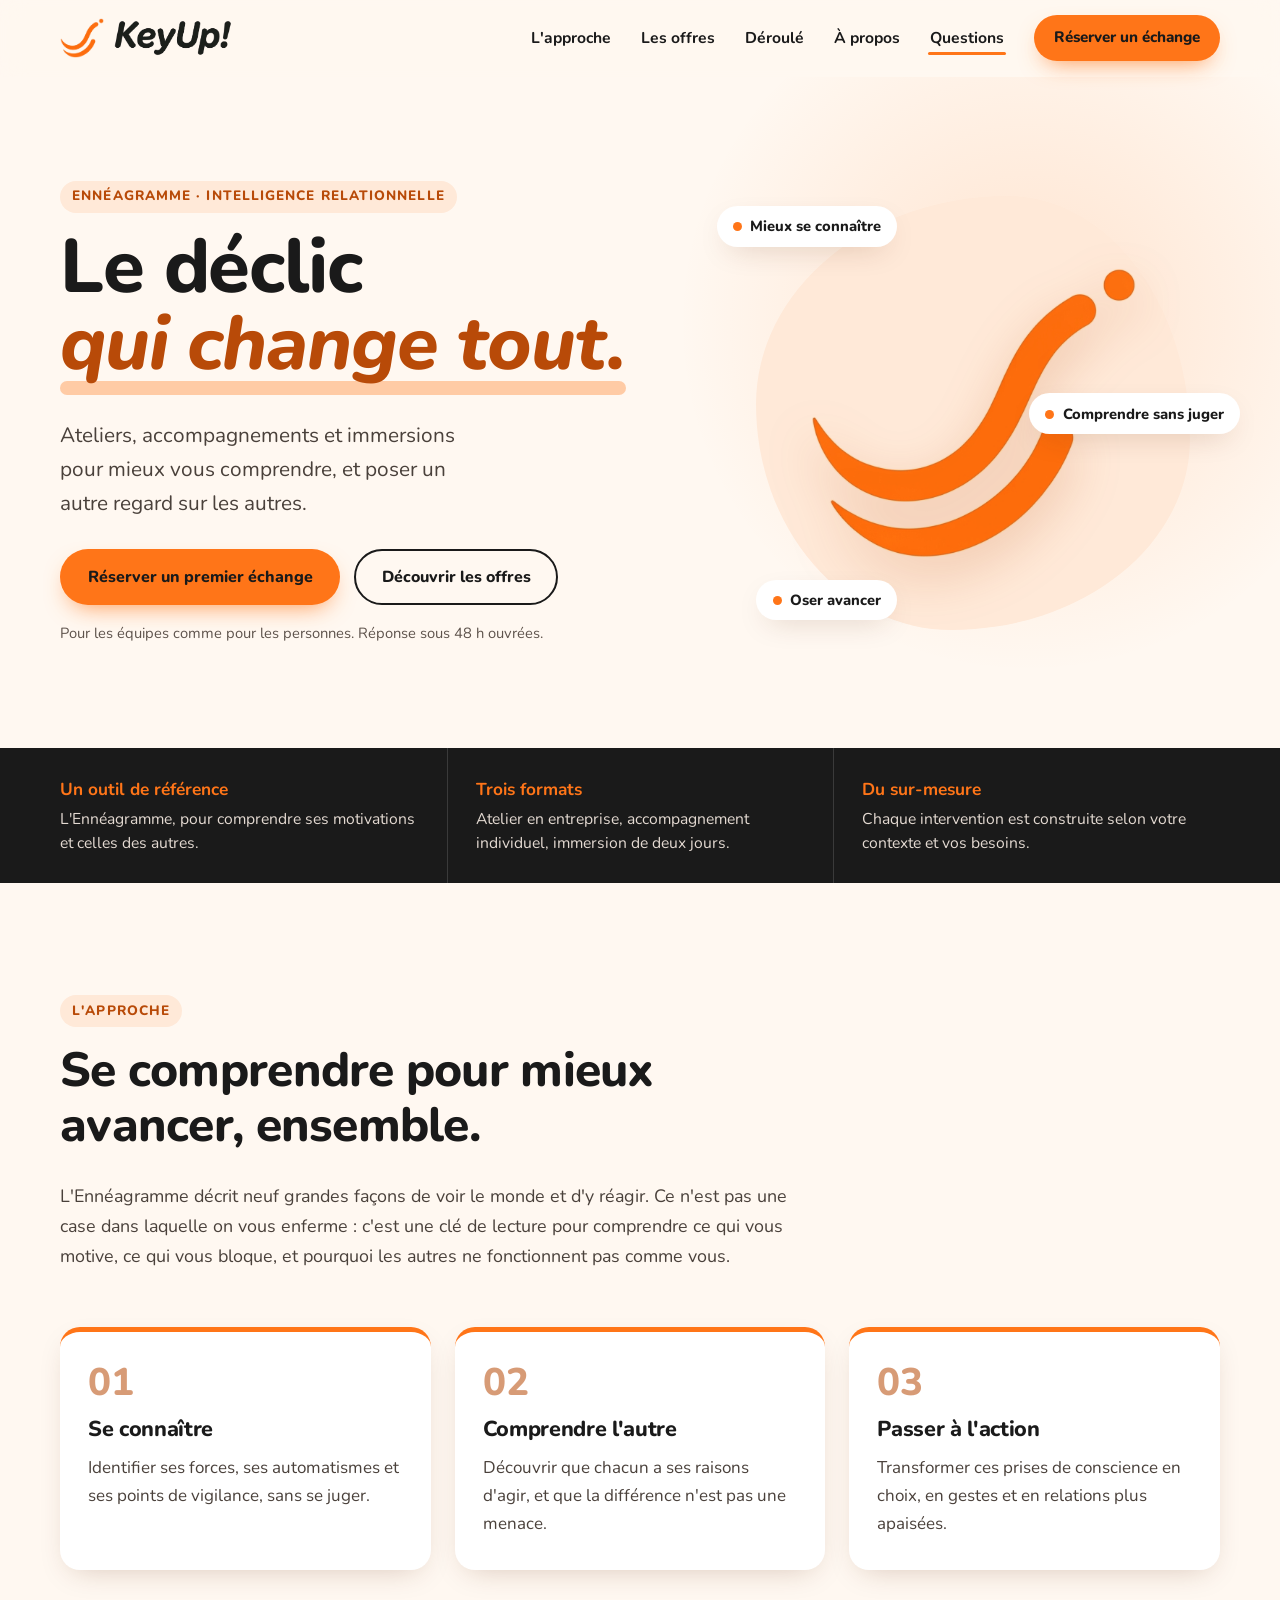
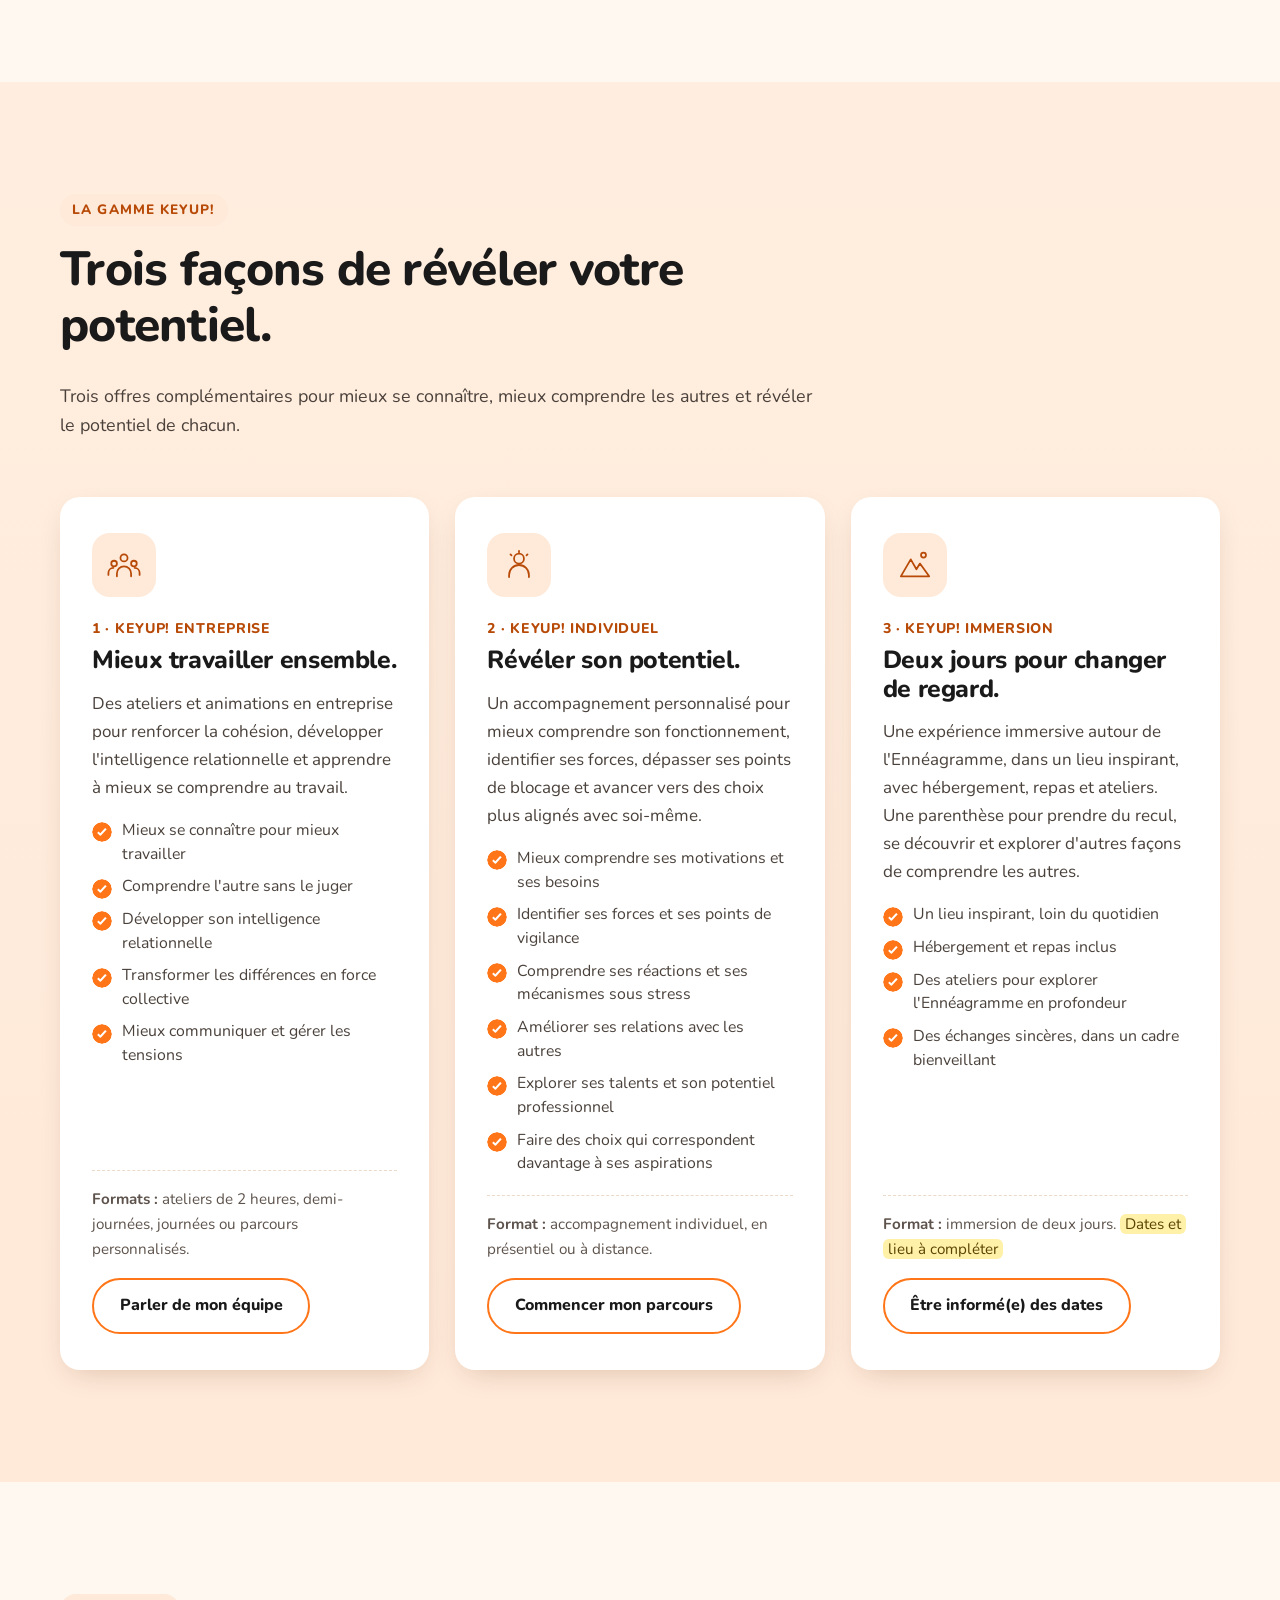
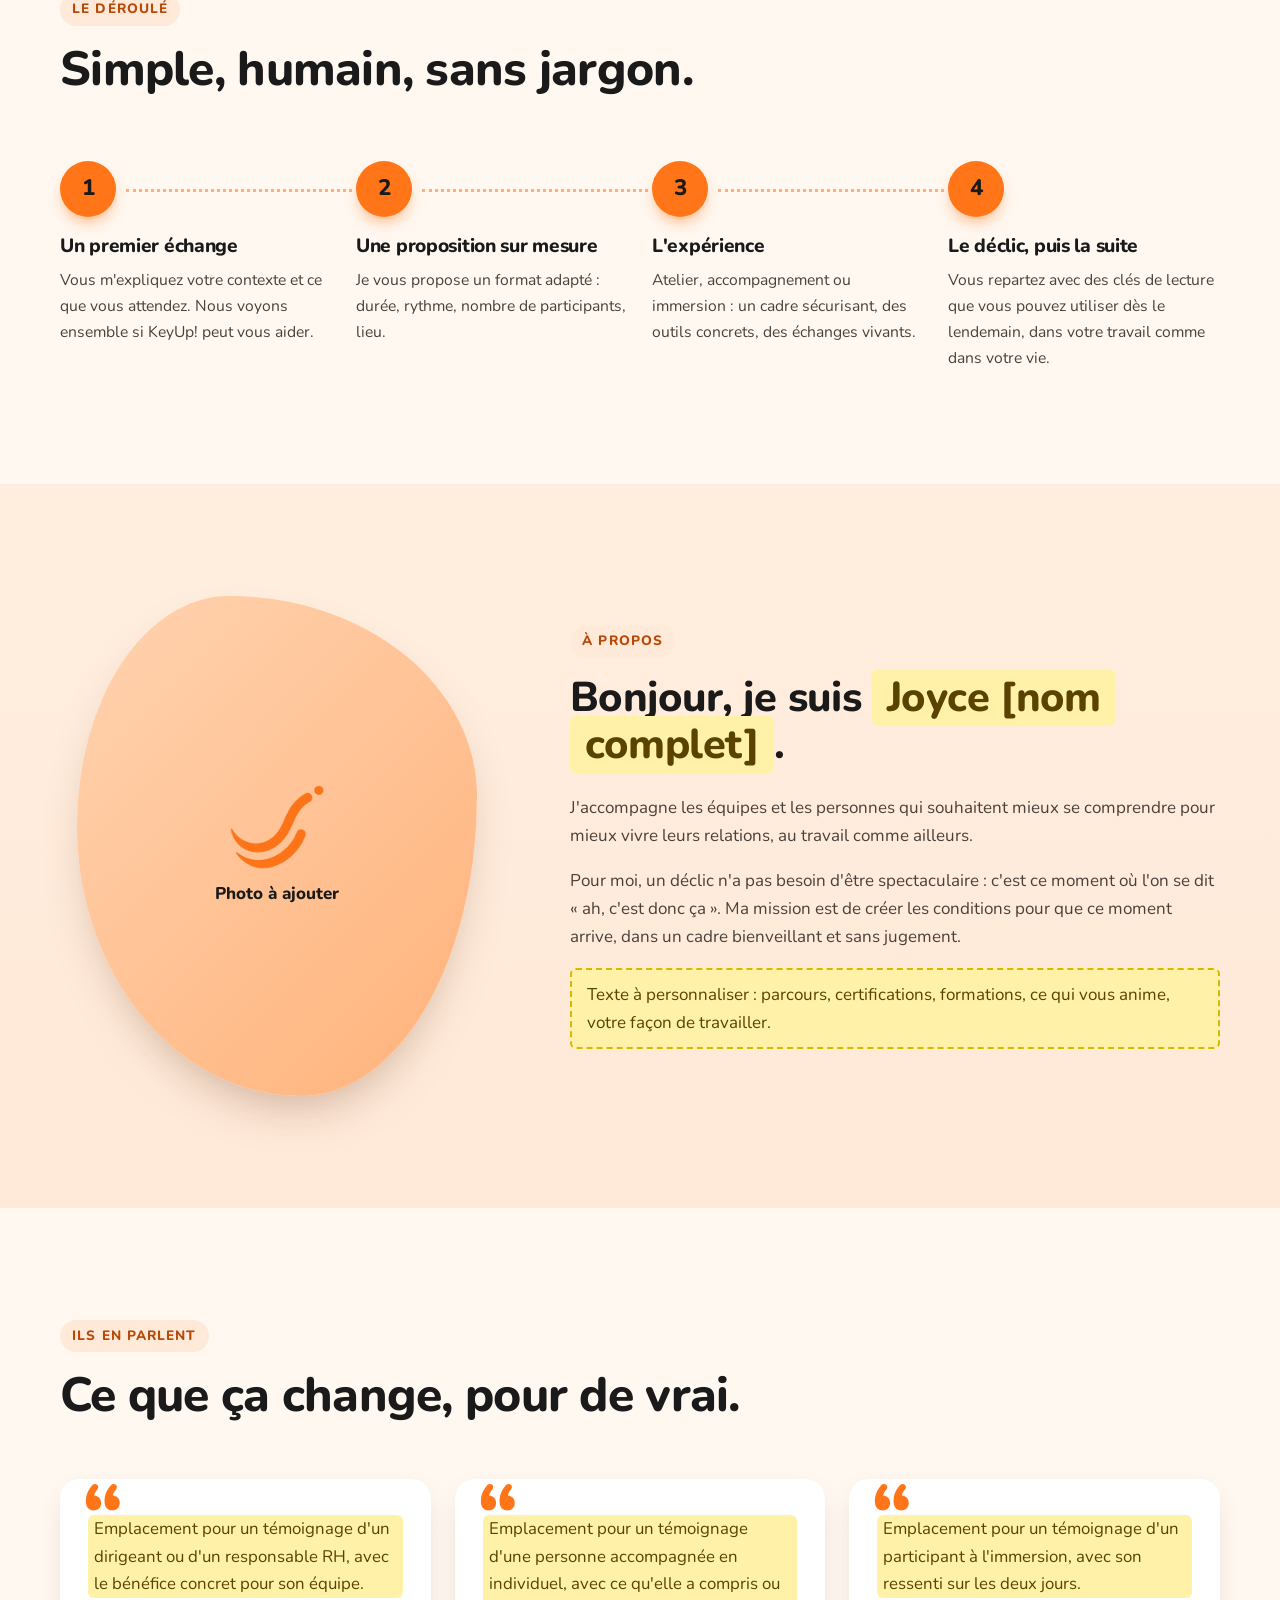
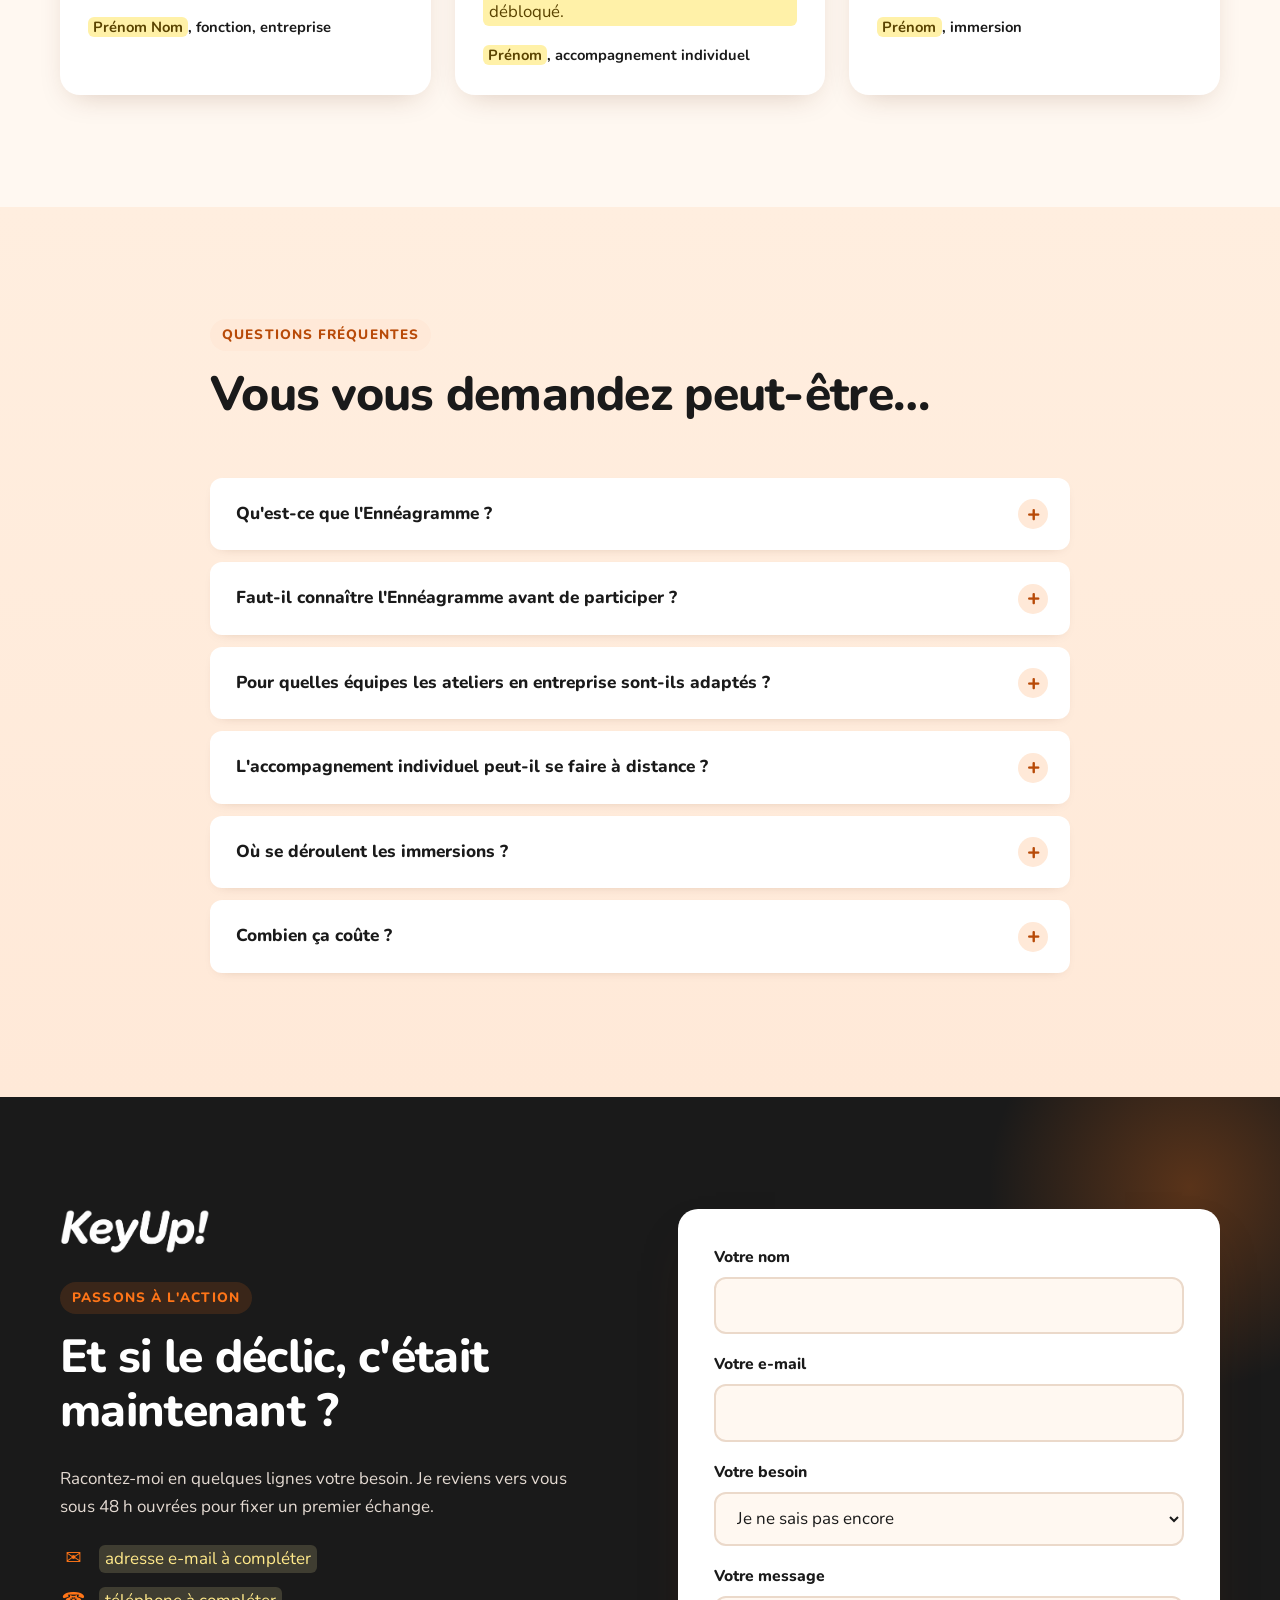
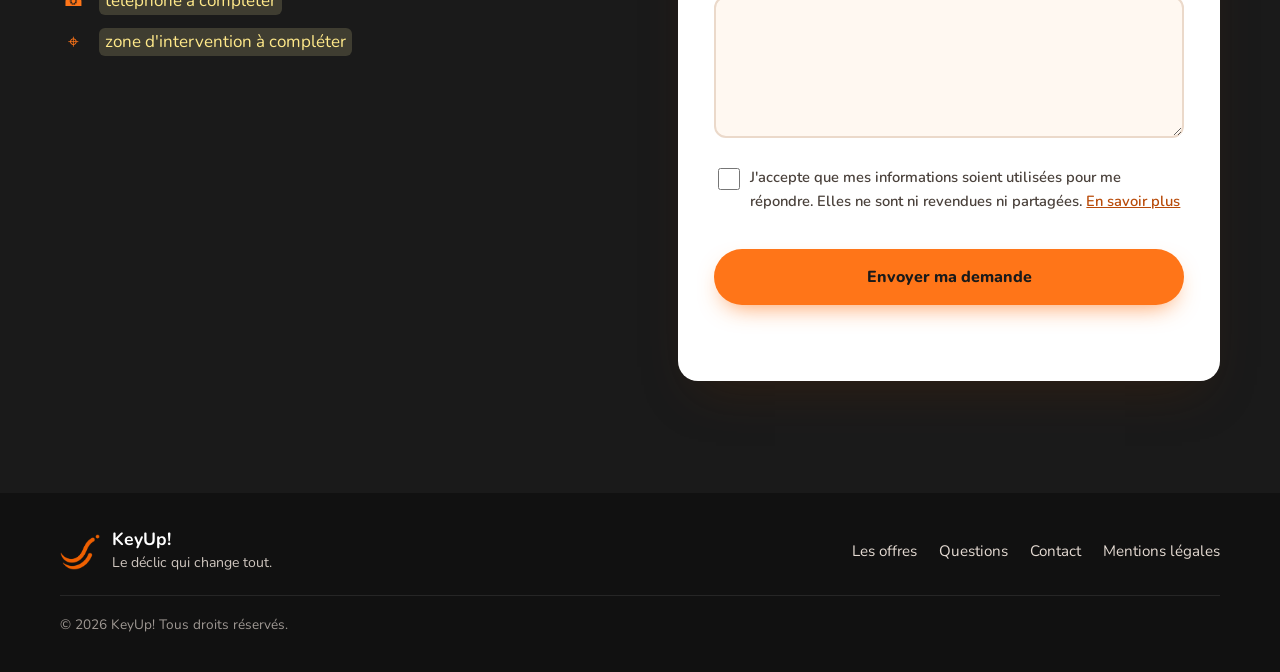
<file: index.html>
<!doctype html>
<html lang="fr">
<head>
  <meta charset="utf-8">
  <meta name="viewport" content="width=device-width, initial-scale=1">
  <title>KeyUp! – Le déclic qui change tout | Ateliers et accompagnement Ennéagramme</title>
  <meta name="description" content="KeyUp! propose des ateliers en entreprise, un accompagnement individuel et des immersions autour de l'Ennéagramme pour mieux se comprendre et mieux comprendre les autres.">
  <meta name="theme-color" content="#FF7518">

  <meta property="og:type" content="website">
  <meta property="og:locale" content="fr_FR">
  <meta property="og:title" content="KeyUp! – Le déclic qui change tout">
  <meta property="og:description" content="Ateliers en entreprise, accompagnement individuel et immersions autour de l'Ennéagramme.">
  <meta property="og:image" content="assets/favicon-512.png">

  <link rel="icon" type="image/png" href="assets/favicon-64.png">
  <link rel="apple-touch-icon" href="assets/favicon-512.png">

  <link rel="preconnect" href="https://fonts.googleapis.com">
  <link rel="preconnect" href="https://fonts.gstatic.com" crossorigin>
  <link href="https://fonts.googleapis.com/css2?family=Nunito:ital,wght@0,400;0,600;0,700;0,800;1,800&display=swap" rel="stylesheet">
  <link rel="stylesheet" href="css/style.css">

  <script type="application/ld+json">
  {
    "@context": "https://schema.org",
    "@type": "ProfessionalService",
    "name": "KeyUp!",
    "slogan": "Le déclic qui change tout",
    "description": "Ateliers en entreprise, accompagnement individuel et immersions autour de l'Ennéagramme.",
    "areaServed": "FR",
    "knowsAbout": ["Ennéagramme", "Intelligence relationnelle", "Cohésion d'équipe", "Développement personnel"]
  }
  </script>
</head>

<body>
  <a class="skip-link" href="#contenu">Aller au contenu</a>

  <!-- ============ HEADER ============ -->
  <header class="site-header" id="top">
    <div class="container header-inner">
      <a class="brand" href="#top" aria-label="KeyUp! – retour en haut de page">
        <img class="brand-icon" src="assets/logo-icon.png" alt="" width="44" height="40">
        <img class="brand-word" src="assets/logo-wordmark.png" alt="KeyUp!" width="118" height="36">
      </a>

      <nav class="main-nav" id="main-nav" aria-label="Navigation principale">
        <ul>
          <li><a href="#approche">L'approche</a></li>
          <li><a href="#offres">Les offres</a></li>
          <li><a href="#deroule">Déroulé</a></li>
          <li><a href="#a-propos">À propos</a></li>
          <li><a href="#faq">Questions</a></li>
        </ul>
        <a class="btn btn-primary btn-sm nav-cta" href="#contact">Réserver un échange</a>
      </nav>

      <button class="burger" type="button" aria-expanded="false" aria-controls="main-nav" aria-label="Ouvrir le menu">
        <span></span><span></span><span></span>
      </button>
    </div>
  </header>

  <main id="contenu">

    <!-- ============ HERO ============ -->
    <section class="hero" aria-labelledby="hero-title">
      <div class="container hero-grid">
        <div class="hero-text">
          <p class="eyebrow">Ennéagramme · Intelligence relationnelle</p>
          <h1 id="hero-title">Le déclic <span class="hl">qui change tout.</span></h1>
          <p class="lead">Ateliers, accompagnements et immersions pour mieux vous comprendre, et poser un autre regard sur les autres.</p>

          <div class="cta-row">
            <a class="btn btn-primary" href="#contact">Réserver un premier échange</a>
            <a class="btn btn-ghost" href="#offres">Découvrir les offres</a>
          </div>
          <p class="microcopy">Pour les équipes comme pour les personnes. Réponse sous 48 h ouvrées.</p>
        </div>

        <div class="hero-visual" aria-hidden="true">
          <div class="blob"></div>
          <img class="hero-icon" src="assets/logo-icon.png" alt="" width="463" height="414">
          <span class="chip chip-1">Mieux se connaître</span>
          <span class="chip chip-2">Comprendre sans juger</span>
          <span class="chip chip-3">Oser avancer</span>
        </div>
      </div>
    </section>

    <!-- ============ BANDEAU DE CONFIANCE ============ -->
    <section class="trust" aria-label="En bref">
      <div class="container trust-grid">
        <div class="trust-item">
          <strong>Un outil de référence</strong>
          <span>L'Ennéagramme, pour comprendre ses motivations et celles des autres.</span>
        </div>
        <div class="trust-item">
          <strong>Trois formats</strong>
          <span>Atelier en entreprise, accompagnement individuel, immersion de deux jours.</span>
        </div>
        <div class="trust-item">
          <strong>Du sur-mesure</strong>
          <span>Chaque intervention est construite selon votre contexte et vos besoins.</span>
        </div>
      </div>
    </section>

    <!-- ============ APPROCHE ============ -->
    <section class="section" id="approche" aria-labelledby="approche-title">
      <div class="container">
        <header class="section-head reveal">
          <p class="eyebrow">L'approche</p>
          <h2 id="approche-title">Se comprendre pour mieux avancer, ensemble.</h2>
          <p class="section-intro">L'Ennéagramme décrit neuf grandes façons de voir le monde et d'y réagir. Ce n'est pas une case dans laquelle on vous enferme : c'est une clé de lecture pour comprendre ce qui vous motive, ce qui vous bloque, et pourquoi les autres ne fonctionnent pas comme vous.</p>
        </header>

        <div class="pillars">
          <article class="pillar reveal">
            <span class="pillar-num" aria-hidden="true">01</span>
            <h3>Se connaître</h3>
            <p>Identifier ses forces, ses automatismes et ses points de vigilance, sans se juger.</p>
          </article>
          <article class="pillar reveal">
            <span class="pillar-num" aria-hidden="true">02</span>
            <h3>Comprendre l'autre</h3>
            <p>Découvrir que chacun a ses raisons d'agir, et que la différence n'est pas une menace.</p>
          </article>
          <article class="pillar reveal">
            <span class="pillar-num" aria-hidden="true">03</span>
            <h3>Passer à l'action</h3>
            <p>Transformer ces prises de conscience en choix, en gestes et en relations plus apaisées.</p>
          </article>
        </div>
      </div>
    </section>

    <!-- ============ OFFRES ============ -->
    <section class="section section-tinted" id="offres" aria-labelledby="offres-title">
      <div class="container">
        <header class="section-head reveal">
          <p class="eyebrow">La gamme KeyUp!</p>
          <h2 id="offres-title">Trois façons de révéler votre potentiel.</h2>
          <p class="section-intro">Trois offres complémentaires pour mieux se connaître, mieux comprendre les autres et révéler le potentiel de chacun.</p>
        </header>

        <div class="offers">

          <!-- Entreprise -->
          <article class="offer reveal">
            <div class="offer-icon" aria-hidden="true">
              <svg viewBox="0 0 48 48" fill="none" stroke="currentColor" stroke-width="2.5" stroke-linecap="round" stroke-linejoin="round"><circle cx="24" cy="14" r="5"/><circle cx="10" cy="22" r="4"/><circle cx="38" cy="22" r="4"/><path d="M14 40v-4a10 10 0 0 1 20 0v4M2 38v-3a7 7 0 0 1 7-7M46 38v-3a7 7 0 0 0-7-7"/></svg>
            </div>
            <p class="offer-kicker">1 · KeyUp! Entreprise</p>
            <h3>Mieux travailler ensemble.</h3>
            <p>Des ateliers et animations en entreprise pour renforcer la cohésion, développer l'intelligence relationnelle et apprendre à mieux se comprendre au travail.</p>
            <ul class="checks">
              <li>Mieux se connaître pour mieux travailler</li>
              <li>Comprendre l'autre sans le juger</li>
              <li>Développer son intelligence relationnelle</li>
              <li>Transformer les différences en force collective</li>
              <li>Mieux communiquer et gérer les tensions</li>
            </ul>
            <p class="offer-format"><strong>Formats :</strong> ateliers de 2 heures, demi-journées, journées ou parcours personnalisés.</p>
            <a class="btn btn-outline" href="#contact" data-offer="entreprise">Parler de mon équipe</a>
          </article>

          <!-- Individuel -->
          <article class="offer reveal">
            <div class="offer-icon" aria-hidden="true">
              <svg viewBox="0 0 48 48" fill="none" stroke="currentColor" stroke-width="2.5" stroke-linecap="round" stroke-linejoin="round"><circle cx="24" cy="15" r="7"/><path d="M10 41v-3a14 14 0 0 1 28 0v3"/><path d="M24 4v2M36 9l-1.4 1.4M12 9l1.4 1.4"/></svg>
            </div>
            <p class="offer-kicker">2 · KeyUp! Individuel</p>
            <h3>Révéler son potentiel.</h3>
            <p>Un accompagnement personnalisé pour mieux comprendre son fonctionnement, identifier ses forces, dépasser ses points de blocage et avancer vers des choix plus alignés avec soi-même.</p>
            <ul class="checks">
              <li>Mieux comprendre ses motivations et ses besoins</li>
              <li>Identifier ses forces et ses points de vigilance</li>
              <li>Comprendre ses réactions et ses mécanismes sous stress</li>
              <li>Améliorer ses relations avec les autres</li>
              <li>Explorer ses talents et son potentiel professionnel</li>
              <li>Faire des choix qui correspondent davantage à ses aspirations</li>
            </ul>
            <p class="offer-format"><strong>Format :</strong> accompagnement individuel, en présentiel ou à distance.</p>
            <a class="btn btn-outline" href="#contact" data-offer="individuel">Commencer mon parcours</a>
          </article>

          <!-- Immersion -->
          <article class="offer reveal">
            <div class="offer-icon" aria-hidden="true">
              <svg viewBox="0 0 48 48" fill="none" stroke="currentColor" stroke-width="2.5" stroke-linecap="round" stroke-linejoin="round"><path d="M4 40 18 16l8 14 5-8 13 18z"/><circle cx="36" cy="10" r="3.5"/></svg>
            </div>
            <p class="offer-kicker">3 · KeyUp! Immersion</p>
            <h3>Deux jours pour changer de regard.</h3>
            <p>Une expérience immersive autour de l'Ennéagramme, dans un lieu inspirant, avec hébergement, repas et ateliers. Une parenthèse pour prendre du recul, se découvrir et explorer d'autres façons de comprendre les autres.</p>
            <ul class="checks">
              <li>Un lieu inspirant, loin du quotidien</li>
              <li>Hébergement et repas inclus</li>
              <li>Des ateliers pour explorer l'Ennéagramme en profondeur</li>
              <li>Des échanges sincères, dans un cadre bienveillant</li>
            </ul>
            <p class="offer-format"><strong>Format :</strong> immersion de deux jours. <span class="todo">Dates et lieu à compléter</span></p>
            <a class="btn btn-outline" href="#contact" data-offer="immersion">Être informé(e) des dates</a>
          </article>

        </div>
      </div>
    </section>

    <!-- ============ DEROULE ============ -->
    <section class="section" id="deroule" aria-labelledby="deroule-title">
      <div class="container">
        <header class="section-head reveal">
          <p class="eyebrow">Le déroulé</p>
          <h2 id="deroule-title">Simple, humain, sans jargon.</h2>
        </header>

        <ol class="steps">
          <li class="step reveal">
            <span class="step-num" aria-hidden="true">1</span>
            <h3>Un premier échange</h3>
            <p>Vous m'expliquez votre contexte et ce que vous attendez. Nous voyons ensemble si KeyUp! peut vous aider.</p>
          </li>
          <li class="step reveal">
            <span class="step-num" aria-hidden="true">2</span>
            <h3>Une proposition sur mesure</h3>
            <p>Je vous propose un format adapté : durée, rythme, nombre de participants, lieu.</p>
          </li>
          <li class="step reveal">
            <span class="step-num" aria-hidden="true">3</span>
            <h3>L'expérience</h3>
            <p>Atelier, accompagnement ou immersion : un cadre sécurisant, des outils concrets, des échanges vivants.</p>
          </li>
          <li class="step reveal">
            <span class="step-num" aria-hidden="true">4</span>
            <h3>Le déclic, puis la suite</h3>
            <p>Vous repartez avec des clés de lecture que vous pouvez utiliser dès le lendemain, dans votre travail comme dans votre vie.</p>
          </li>
        </ol>
      </div>
    </section>

    <!-- ============ A PROPOS ============ -->
    <section class="section section-tinted" id="a-propos" aria-labelledby="apropos-title">
      <div class="container about">
        <div class="about-photo reveal" role="img" aria-label="Emplacement pour la photo de la fondatrice">
          <div class="photo-frame">
            <img src="assets/logo-icon.png" alt="" width="120" height="107">
            <span>Photo à ajouter</span>
          </div>
        </div>

        <div class="about-text reveal">
          <p class="eyebrow">À propos</p>
          <h2 id="apropos-title">Bonjour, je suis <span class="todo">Joyce [nom complet]</span>.</h2>
          <p>J'accompagne les équipes et les personnes qui souhaitent mieux se comprendre pour mieux vivre leurs relations, au travail comme ailleurs.</p>
          <p>Pour moi, un déclic n'a pas besoin d'être spectaculaire : c'est ce moment où l'on se dit « ah, c'est donc ça ». Ma mission est de créer les conditions pour que ce moment arrive, dans un cadre bienveillant et sans jugement.</p>
          <p class="todo todo-block">Texte à personnaliser : parcours, certifications, formations, ce qui vous anime, votre façon de travailler.</p>
        </div>
      </div>
    </section>

    <!-- ============ TEMOIGNAGES ============ -->
    <section class="section" id="temoignages" aria-labelledby="temoignages-title">
      <div class="container">
        <header class="section-head reveal">
          <p class="eyebrow">Ils en parlent</p>
          <h2 id="temoignages-title">Ce que ça change, pour de vrai.</h2>
        </header>

        <div class="quotes">
          <figure class="quote reveal">
            <blockquote><p class="todo">Emplacement pour un témoignage d'un dirigeant ou d'un responsable RH, avec le bénéfice concret pour son équipe.</p></blockquote>
            <figcaption><span class="todo">Prénom Nom</span>, fonction, entreprise</figcaption>
          </figure>
          <figure class="quote reveal">
            <blockquote><p class="todo">Emplacement pour un témoignage d'une personne accompagnée en individuel, avec ce qu'elle a compris ou débloqué.</p></blockquote>
            <figcaption><span class="todo">Prénom</span>, accompagnement individuel</figcaption>
          </figure>
          <figure class="quote reveal">
            <blockquote><p class="todo">Emplacement pour un témoignage d'un participant à l'immersion, avec son ressenti sur les deux jours.</p></blockquote>
            <figcaption><span class="todo">Prénom</span>, immersion</figcaption>
          </figure>
        </div>
      </div>
    </section>

    <!-- ============ FAQ ============ -->
    <section class="section section-tinted" id="faq" aria-labelledby="faq-title">
      <div class="container faq-wrap">
        <header class="section-head reveal">
          <p class="eyebrow">Questions fréquentes</p>
          <h2 id="faq-title">Vous vous demandez peut-être…</h2>
        </header>

        <div class="faq reveal">
          <details>
            <summary>Qu'est-ce que l'Ennéagramme ?</summary>
            <p>C'est un outil de compréhension de soi qui décrit neuf grandes manières de percevoir le monde et d'y réagir. Il éclaire nos motivations profondes, nos forces et nos réactions sous stress. Il ne sert pas à étiqueter, mais à mieux se comprendre et à mieux comprendre les autres.</p>
          </details>
          <details>
            <summary>Faut-il connaître l'Ennéagramme avant de participer ?</summary>
            <p>Non. Aucune connaissance préalable n'est nécessaire : tout est expliqué simplement, avec des exemples concrets.</p>
          </details>
          <details>
            <summary>Pour quelles équipes les ateliers en entreprise sont-ils adaptés ?</summary>
            <p>Pour toute équipe qui souhaite améliorer sa communication, sa cohésion ou la gestion des tensions. Les formats (2 heures, demi-journée, journée ou parcours) s'adaptent à la taille et au rythme de votre organisation.</p>
          </details>
          <details>
            <summary>L'accompagnement individuel peut-il se faire à distance ?</summary>
            <p>Oui. L'accompagnement individuel est proposé en présentiel ou à distance, selon ce qui vous convient le mieux.</p>
          </details>
          <details>
            <summary>Où se déroulent les immersions ?</summary>
            <p>Dans un lieu inspirant, choisi pour favoriser le recul et la détente. <span class="todo">Précisez ici la région ou le type de lieu.</span></p>
          </details>
          <details>
            <summary>Combien ça coûte ?</summary>
            <p>Chaque intervention est construite sur mesure, le tarif dépend donc du format choisi. Après un premier échange, vous recevez une proposition claire et détaillée.</p>
          </details>
        </div>
      </div>
    </section>

    <!-- ============ CONTACT ============ -->
    <section class="section contact" id="contact" aria-labelledby="contact-title">
      <div class="container contact-grid">
        <div class="contact-text reveal">
          <img class="contact-logo" src="assets/logo-wordmark-white.png" alt="KeyUp!" width="743" height="225">
          <p class="eyebrow eyebrow-light">Passons à l'action</p>
          <h2 id="contact-title">Et si le déclic, c'était maintenant ?</h2>
          <p>Racontez-moi en quelques lignes votre besoin. Je reviens vers vous sous 48 h ouvrées pour fixer un premier échange.</p>
          <ul class="contact-list">
            <li><span aria-hidden="true">✉</span> <span class="todo">adresse e-mail à compléter</span></li>
            <li><span aria-hidden="true">☎</span> <span class="todo">téléphone à compléter</span></li>
            <li><span aria-hidden="true">⌖</span> <span class="todo">zone d'intervention à compléter</span></li>
          </ul>
        </div>

        <form class="form reveal" id="contact-form" novalidate>
          <div class="field">
            <label for="f-name">Votre nom</label>
            <input type="text" id="f-name" name="name" autocomplete="name" required>
            <p class="error" id="e-name" role="alert"></p>
          </div>

          <div class="field">
            <label for="f-email">Votre e-mail</label>
            <input type="email" id="f-email" name="email" autocomplete="email" required>
            <p class="error" id="e-email" role="alert"></p>
          </div>

          <div class="field">
            <label for="f-offer">Votre besoin</label>
            <select id="f-offer" name="offer">
              <option value="">Je ne sais pas encore</option>
              <option value="entreprise">KeyUp! Entreprise – pour mon équipe</option>
              <option value="individuel">KeyUp! Individuel – pour moi</option>
              <option value="immersion">KeyUp! Immersion – deux jours</option>
            </select>
          </div>

          <div class="field">
            <label for="f-msg">Votre message</label>
            <textarea id="f-msg" name="message" rows="4" required></textarea>
            <p class="error" id="e-msg" role="alert"></p>
          </div>

          <div class="field field-check">
            <input type="checkbox" id="f-rgpd" name="rgpd" required>
            <label for="f-rgpd">J'accepte que mes informations soient utilisées pour me répondre. Elles ne sont ni revendues ni partagées. <a href="mentions-legales.html">En savoir plus</a></label>
            <p class="error" id="e-rgpd" role="alert"></p>
          </div>

          <button class="btn btn-primary btn-block" type="submit">Envoyer ma demande</button>
          <p class="form-status" id="form-status" role="status" aria-live="polite"></p>
        </form>
      </div>
    </section>

  </main>

  <!-- ============ FOOTER ============ -->
  <footer class="site-footer">
    <div class="container footer-inner">
      <div class="footer-brand">
        <img src="assets/logo-icon.png" alt="" width="36" height="32">
        <div>
          <strong>KeyUp!</strong>
          <span>Le déclic qui change tout.</span>
        </div>
      </div>
      <nav aria-label="Liens du pied de page">
        <a href="#offres">Les offres</a>
        <a href="#faq">Questions</a>
        <a href="#contact">Contact</a>
        <a href="mentions-legales.html">Mentions légales</a>
      </nav>
      <p class="copy">© <span id="year">2026</span> KeyUp! Tous droits réservés.</p>
    </div>
  </footer>

  <script src="js/main.js"></script>
</body>
</html>
</file>
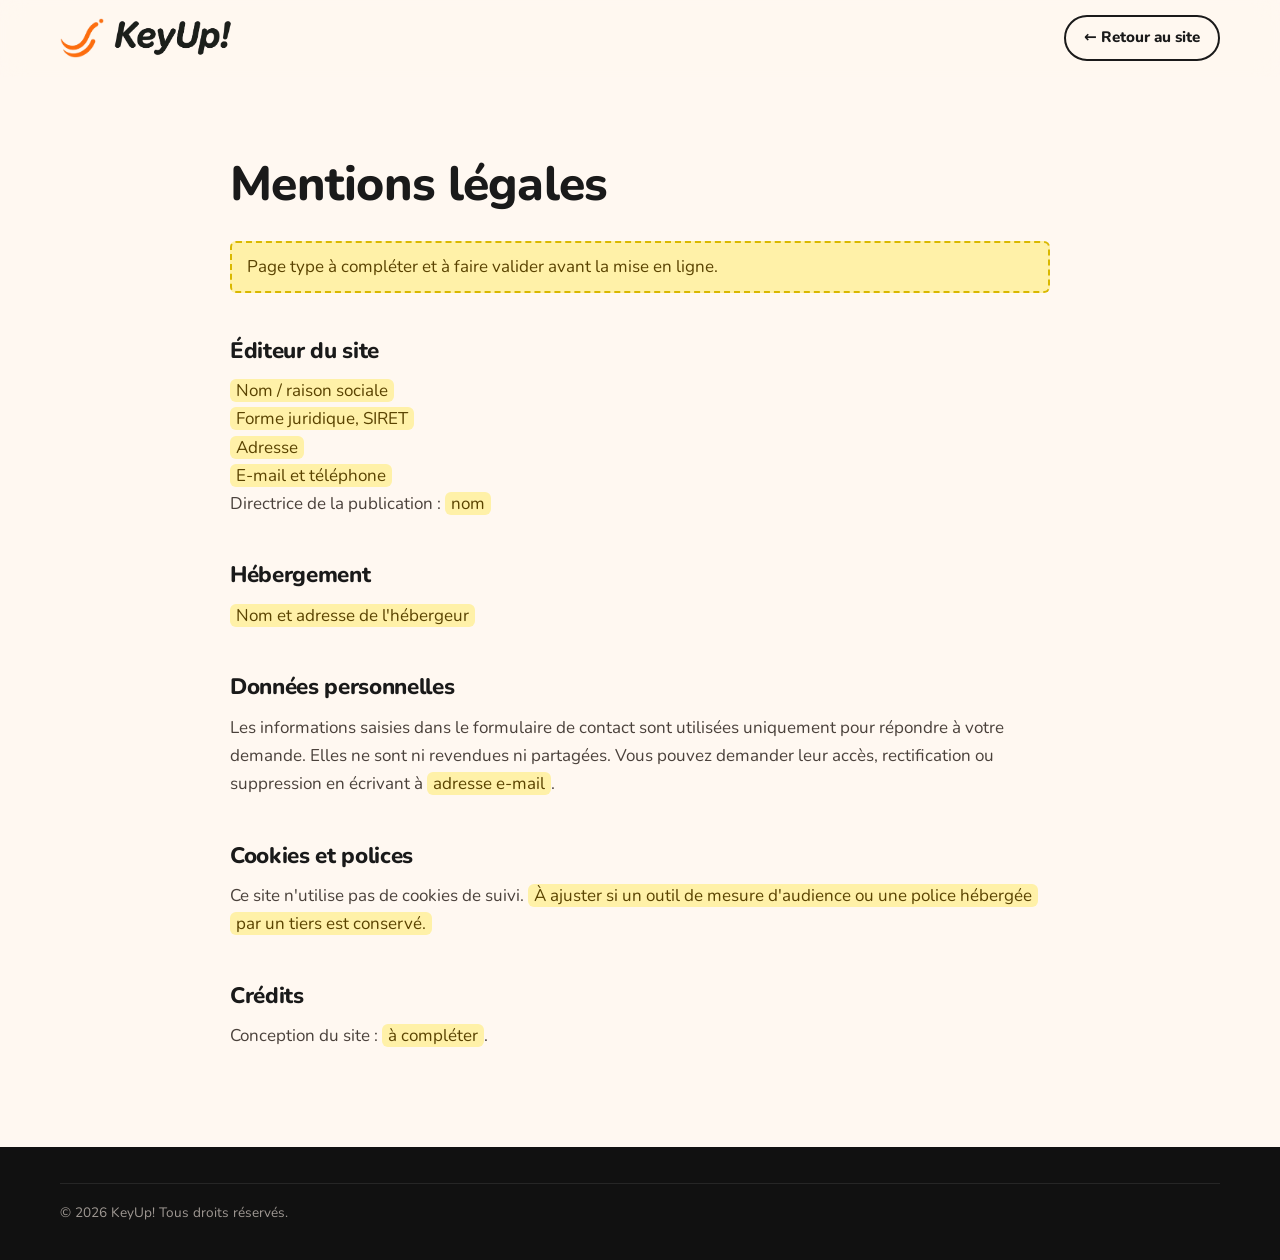
<file: mentions-legales.html>
<!doctype html>
<html lang="fr">
<head>
  <meta charset="utf-8">
  <meta name="viewport" content="width=device-width, initial-scale=1">
  <title>Mentions légales – KeyUp!</title>
  <meta name="robots" content="noindex">
  <link rel="icon" type="image/png" href="assets/favicon-64.png">
  <link rel="preconnect" href="https://fonts.googleapis.com">
  <link rel="preconnect" href="https://fonts.gstatic.com" crossorigin>
  <link href="https://fonts.googleapis.com/css2?family=Nunito:ital,wght@0,400;0,600;0,700;0,800;1,800&display=swap" rel="stylesheet">
  <link rel="stylesheet" href="css/style.css">
</head>
<body>
  <a class="skip-link" href="#contenu">Aller au contenu</a>
  <header class="site-header scrolled">
    <div class="container header-inner">
      <a class="brand" href="index.html" aria-label="KeyUp! – retour à l'accueil">
        <img class="brand-icon" src="assets/logo-icon.png" alt="" width="44" height="40">
        <img class="brand-word" src="assets/logo-wordmark.png" alt="KeyUp!" width="118" height="36">
      </a>
      <a class="btn btn-ghost btn-sm" href="index.html">← Retour au site</a>
    </div>
  </header>

  <main id="contenu" class="container legal">
    <h1>Mentions légales</h1>
    <p class="todo todo-block">Page type à compléter et à faire valider avant la mise en ligne.</p>

    <h2>Éditeur du site</h2>
    <p><span class="todo">Nom / raison sociale</span><br>
       <span class="todo">Forme juridique, SIRET</span><br>
       <span class="todo">Adresse</span><br>
       <span class="todo">E-mail et téléphone</span><br>
       Directrice de la publication : <span class="todo">nom</span></p>

    <h2>Hébergement</h2>
    <p><span class="todo">Nom et adresse de l'hébergeur</span></p>

    <h2>Données personnelles</h2>
    <p>Les informations saisies dans le formulaire de contact sont utilisées uniquement pour répondre à votre demande. Elles ne sont ni revendues ni partagées. Vous pouvez demander leur accès, rectification ou suppression en écrivant à <span class="todo">adresse e-mail</span>.</p>

    <h2>Cookies et polices</h2>
    <p>Ce site n'utilise pas de cookies de suivi. <span class="todo">À ajuster si un outil de mesure d'audience ou une police hébergée par un tiers est conservé.</span></p>

    <h2>Crédits</h2>
    <p>Conception du site : <span class="todo">à compléter</span>.</p>
  </main>

  <footer class="site-footer">
    <div class="container footer-inner">
      <p class="copy">© <span id="year">2026</span> KeyUp! Tous droits réservés.</p>
    </div>
  </footer>
  <script src="js/main.js"></script>
</body>
</html>
</file>
<file: css/style.css>
/* ==========================================================
   KeyUp! – feuille de style
   Palette : orange #FF7518 / charbon #1A1A1A / crème chaud
   ========================================================== */

:root {
  --orange: #FF7518;
  --orange-hover: #FF8A3C;
  --orange-text: #B84A08;      /* orange foncé : texte lisible (contraste AA) */
  --ink: #1A1A1A;
  --ink-soft: #4A413B;
  --muted: #5E534C;
  --cream: #FFF8F1;
  --peach: #FFE9D8;
  --white: #FFFFFF;
  --line: #EBD9CA;

  --radius: 20px;
  --radius-sm: 12px;
  --shadow: 0 10px 30px -12px rgba(90, 40, 5, .25);
  --shadow-lg: 0 24px 50px -20px rgba(90, 40, 5, .35);

  --font: "Nunito", ui-rounded, "SF Pro Rounded", system-ui, -apple-system, "Segoe UI", sans-serif;
  --header-h: 76px;
}

*, *::before, *::after { box-sizing: border-box; }
html { scroll-behavior: smooth; scroll-padding-top: calc(var(--header-h) + 12px); -webkit-text-size-adjust: 100%; }
body {
  margin: 0;
  font-family: var(--font);
  font-size: 1.0625rem;
  line-height: 1.65;
  color: var(--ink-soft);
  background: var(--cream);
  -webkit-font-smoothing: antialiased;
}
img { max-width: 100%; height: auto; display: block; }
h1, h2, h3 { color: var(--ink); line-height: 1.15; margin: 0 0 .6em; font-weight: 800; letter-spacing: -.015em; }
p { margin: 0 0 1em; }
a { color: var(--orange-text); }
ul, ol { margin: 0; padding: 0; list-style: none; }

:focus-visible { outline: 3px solid var(--ink); outline-offset: 3px; border-radius: 6px; }

.container { width: min(1160px, 100% - 40px); margin-inline: auto; }

.skip-link {
  position: absolute; left: 12px; top: -60px; z-index: 200;
  background: var(--ink); color: #fff; padding: 10px 16px; border-radius: 10px; text-decoration: none;
}
.skip-link:focus { top: 12px; }

/* ---------- Boutons ---------- */
.btn {
  display: inline-flex; align-items: center; justify-content: center; gap: .5em;
  min-height: 48px; padding: .8em 1.6em;
  font: inherit; font-weight: 800; font-size: 1rem; text-decoration: none; text-align: center;
  border: 2px solid transparent; border-radius: 999px; cursor: pointer;
  transition: transform .2s ease, background-color .2s ease, box-shadow .2s ease, color .2s ease, border-color .2s ease;
}
.btn:hover { transform: translateY(-2px); }
.btn-primary { background: var(--orange); color: var(--ink); box-shadow: 0 10px 24px -10px rgba(255, 117, 24, .8); }
.btn-primary:hover { background: var(--orange-hover); box-shadow: 0 14px 28px -10px rgba(255, 117, 24, .9); }
.btn-ghost { background: transparent; color: var(--ink); border-color: var(--ink); }
.btn-ghost:hover { background: var(--ink); color: #fff; }
.btn-outline { background: transparent; color: var(--ink); border-color: var(--orange); }
.btn-outline:hover { background: var(--orange); }
.btn-sm { min-height: 42px; padding: .55em 1.2em; font-size: .95rem; }
.btn-block { width: 100%; }

/* ---------- Header ---------- */
.site-header {
  position: sticky; top: 0; z-index: 100;
  background: rgba(255, 248, 241, .88);
  backdrop-filter: saturate(1.4) blur(12px);
  -webkit-backdrop-filter: saturate(1.4) blur(12px);
  border-bottom: 1px solid transparent;
  transition: border-color .25s ease, box-shadow .25s ease;
}
.site-header.scrolled { border-bottom-color: var(--line); box-shadow: 0 6px 20px -14px rgba(90, 40, 5, .4); }
.header-inner { display: flex; align-items: center; justify-content: space-between; height: var(--header-h); gap: 24px; }

.brand { display: flex; align-items: center; gap: 10px; text-decoration: none; }
.brand-icon { width: 44px; height: auto; }
.brand-word { width: 118px; height: auto; }

.main-nav { display: flex; align-items: center; gap: 28px; }
.main-nav ul { display: flex; gap: 26px; }
.main-nav ul a {
  color: var(--ink); text-decoration: none; font-weight: 700; font-size: .98rem; padding: 8px 2px; position: relative;
}
.main-nav ul a::after {
  content: ""; position: absolute; left: 0; right: 0; bottom: 2px; height: 3px; border-radius: 3px;
  background: var(--orange); transform: scaleX(0); transform-origin: left; transition: transform .25s ease;
}
.main-nav ul a:hover::after, .main-nav ul a.active::after { transform: scaleX(1); }

.burger {
  display: none; width: 48px; height: 48px; border: 0; background: transparent; cursor: pointer;
  border-radius: 12px; flex-direction: column; align-items: center; justify-content: center; gap: 5px;
}
.burger span { width: 24px; height: 3px; background: var(--ink); border-radius: 3px; transition: transform .25s ease, opacity .2s ease; }
.burger[aria-expanded="true"] span:nth-child(1) { transform: translateY(8px) rotate(45deg); }
.burger[aria-expanded="true"] span:nth-child(2) { opacity: 0; }
.burger[aria-expanded="true"] span:nth-child(3) { transform: translateY(-8px) rotate(-45deg); }

/* ---------- Hero ---------- */
.hero { position: relative; overflow: hidden; padding: clamp(40px, 7vw, 96px) 0 clamp(48px, 7vw, 88px); }
.hero::before {
  content: ""; position: absolute; inset: -20% -10% auto auto; width: 60vw; height: 60vw; max-width: 760px; max-height: 760px;
  background: radial-gradient(circle, rgba(255, 117, 24, .16), transparent 65%); pointer-events: none;
}
.hero-grid { position: relative; display: grid; grid-template-columns: 1.1fr .9fr; gap: clamp(28px, 5vw, 72px); align-items: center; }

.eyebrow {
  display: inline-block; margin: 0 0 1rem; padding: .35em .9em;
  font-size: .85rem; font-weight: 800; letter-spacing: .08em; text-transform: uppercase;
  color: var(--orange-text); background: var(--peach); border-radius: 999px;
}
.eyebrow-light { color: var(--orange); background: rgba(255, 117, 24, .14); }

.hero h1 { font-size: clamp(2.6rem, 6.4vw, 4.75rem); margin-bottom: .45em; line-height: 1.02; }
.hl { color: var(--orange-text); font-style: italic; position: relative; white-space: nowrap; }
.hl::after {
  content: ""; position: absolute; left: 0; right: 0; bottom: .02em; height: .18em; background: var(--orange); opacity: .35; border-radius: 99px; z-index: -1;
}
.lead { font-size: clamp(1.1rem, 2vw, 1.3rem); color: var(--ink-soft); max-width: 34ch; }
.cta-row { display: flex; flex-wrap: wrap; gap: 14px; margin: 1.8rem 0 1rem; }
.microcopy { font-size: .92rem; color: var(--muted); margin: 0; }

.hero-visual { position: relative; aspect-ratio: 1 / 1; max-width: 520px; width: 100%; margin-inline: auto; display: grid; place-items: center; }
.blob {
  position: absolute; inset: 6%; background: var(--peach);
  border-radius: 58% 42% 55% 45% / 48% 56% 44% 52%;
  animation: morph 14s ease-in-out infinite alternate;
}
.hero-icon { position: relative; width: 68%; filter: drop-shadow(0 18px 24px rgba(184, 74, 8, .25)); animation: floaty 7s ease-in-out infinite; }
.chip {
  position: absolute; background: var(--white); color: var(--ink); font-weight: 800; font-size: .92rem;
  padding: .55em 1.1em; border-radius: 999px; box-shadow: var(--shadow); white-space: nowrap;
  animation: floaty 6s ease-in-out infinite;
}
.chip::before { content: ""; display: inline-block; width: 9px; height: 9px; border-radius: 50%; background: var(--orange); margin-right: .55em; }
.chip-1 { top: 8%; left: -2%; animation-delay: -1s; }
.chip-2 { top: 46%; right: -4%; animation-delay: -3s; }
.chip-3 { bottom: 8%; left: 6%; animation-delay: -2s; }

@keyframes floaty { 0%, 100% { transform: translateY(0); } 50% { transform: translateY(-12px); } }
@keyframes morph {
  0% { border-radius: 58% 42% 55% 45% / 48% 56% 44% 52%; }
  100% { border-radius: 44% 56% 42% 58% / 56% 44% 56% 44%; }
}

/* ---------- Bandeau confiance ---------- */
.trust { background: var(--ink); color: #fff; }
.trust-grid { display: grid; grid-template-columns: repeat(3, 1fr); gap: 0; }
.trust-item { padding: 28px 28px; display: flex; flex-direction: column; gap: 4px; border-left: 1px solid rgba(255, 255, 255, .14); }
.trust-item:first-child { border-left: 0; padding-left: 0; }
.trust-item strong { color: var(--orange); font-size: 1.08rem; }
.trust-item span { color: #E4DAD2; font-size: .98rem; line-height: 1.5; }

/* ---------- Sections ---------- */
.section { padding: clamp(60px, 9vw, 112px) 0; }
.section-tinted { background: var(--peach); background: linear-gradient(180deg, #FFEEDF, #FFE9D8); }
.section-head { max-width: 760px; margin-bottom: clamp(32px, 5vw, 56px); }
.section-head h2 { font-size: clamp(1.9rem, 4.2vw, 3rem); }
.section-intro { font-size: 1.12rem; color: var(--ink-soft); }

/* Piliers */
.pillars { display: grid; grid-template-columns: repeat(3, 1fr); gap: 24px; }
.pillar { background: var(--white); border-radius: var(--radius); padding: 32px 28px; box-shadow: var(--shadow); border-top: 5px solid var(--orange); }
.pillar-num { display: block; font-size: 2.4rem; font-weight: 800; color: var(--orange-text); opacity: .55; line-height: 1; margin-bottom: 14px; }
.pillar h3 { font-size: 1.35rem; }
.pillar p { margin: 0; }

/* Offres */
.offers { display: grid; grid-template-columns: repeat(3, 1fr); gap: 26px; align-items: stretch; }
.offer {
  display: flex; flex-direction: column; background: var(--white); border-radius: var(--radius);
  padding: 34px 30px; box-shadow: var(--shadow); border: 2px solid transparent;
  transition: transform .25s ease, box-shadow .25s ease, border-color .25s ease;
}
.offer:hover { transform: translateY(-6px); box-shadow: var(--shadow-lg); border-color: var(--orange); }
.offer-icon { width: 64px; height: 64px; border-radius: 18px; background: var(--peach); color: var(--orange-text); display: grid; place-items: center; margin-bottom: 20px; }
.offer-icon svg { width: 34px; height: 34px; }
.offer-kicker { font-weight: 800; font-size: .88rem; letter-spacing: .05em; text-transform: uppercase; color: var(--orange-text); margin-bottom: .4rem; }
.offer h3 { font-size: 1.55rem; }
.checks { margin: 0 0 1.2rem; display: grid; gap: .55rem; }
.checks li { position: relative; padding-left: 30px; font-size: .99rem; line-height: 1.5; }
.checks li::before {
  content: ""; position: absolute; left: 0; top: .22em; width: 20px; height: 20px; border-radius: 50%; background: var(--orange);
  -webkit-mask: url("data:image/svg+xml,%3Csvg xmlns='http://www.w3.org/2000/svg' viewBox='0 0 20 20'%3E%3Cpath d='M10 0a10 10 0 100 20 10 10 0 000-20zm4.7 7.3l-5.5 6a1 1 0 01-1.4.1l-2.6-2.3 1.3-1.5 1.8 1.6 4.8-5.2 1.6 1.3z'/%3E%3C/svg%3E") center / contain no-repeat;
          mask: url("data:image/svg+xml,%3Csvg xmlns='http://www.w3.org/2000/svg' viewBox='0 0 20 20'%3E%3Cpath d='M10 0a10 10 0 100 20 10 10 0 000-20zm4.7 7.3l-5.5 6a1 1 0 01-1.4.1l-2.6-2.3 1.3-1.5 1.8 1.6 4.8-5.2 1.6 1.3z'/%3E%3C/svg%3E") center / contain no-repeat;
}
.offer-format { font-size: .95rem; color: var(--muted); padding-top: 1rem; border-top: 1px dashed var(--line); margin-top: auto; }
.offer .btn { align-self: flex-start; }

/* Etapes */
.steps { display: grid; grid-template-columns: repeat(4, 1fr); gap: 24px; counter-reset: s; position: relative; }
.step { position: relative; padding-top: 8px; }
.step-num {
  display: grid; place-items: center; width: 56px; height: 56px; border-radius: 50%;
  background: var(--orange); color: var(--ink); font-weight: 800; font-size: 1.4rem; margin-bottom: 18px;
  box-shadow: 0 8px 18px -8px rgba(255, 117, 24, .9); position: relative; z-index: 1;
}
.step:not(:last-child)::after {
  content: ""; position: absolute; top: 36px; left: 66px; right: -20px; height: 0; border-top: 3px dotted var(--orange); opacity: .55;
}
.step h3 { font-size: 1.2rem; }
.step p { font-size: .98rem; margin: 0; }

/* A propos */
.about { display: grid; grid-template-columns: .8fr 1.2fr; gap: clamp(28px, 6vw, 80px); align-items: center; }
.photo-frame {
  aspect-ratio: 4 / 5; border-radius: 38% 62% 44% 56% / 46% 40% 60% 54%;
  background: linear-gradient(135deg, #FFD3B0, #FFB27A); display: grid; place-items: center; align-content: center; gap: 10px;
  color: var(--ink); font-weight: 800; box-shadow: var(--shadow-lg); max-width: 400px; margin-inline: auto;
}
.photo-frame img { width: 96px; opacity: .9; }
.about-text h2 { font-size: clamp(1.8rem, 3.8vw, 2.6rem); }

/* Temoignages */
.quotes { display: grid; grid-template-columns: repeat(3, 1fr); gap: 24px; }
.quote { margin: 0; background: var(--white); border-radius: var(--radius); padding: 36px 28px 28px; box-shadow: var(--shadow); position: relative; }
.quote::before { content: "“"; position: absolute; top: -6px; left: 22px; font-size: 5.5rem; line-height: 1; font-weight: 800; color: var(--orange); }
.quote blockquote { margin: 0; font-size: 1.05rem; }
.quote figcaption { font-size: .92rem; font-weight: 700; color: var(--ink); }

/* FAQ */
.faq-wrap { max-width: 860px; }
.faq details { background: var(--white); border-radius: var(--radius-sm); margin-bottom: 12px; box-shadow: 0 4px 14px -10px rgba(90, 40, 5, .4); border: 2px solid transparent; transition: border-color .2s ease; }
.faq details[open] { border-color: var(--orange); }
.faq summary {
  list-style: none; cursor: pointer; padding: 20px 56px 20px 24px; font-weight: 800; color: var(--ink); position: relative; font-size: 1.08rem;
}
.faq summary::-webkit-details-marker { display: none; }
.faq summary::after {
  content: "+"; position: absolute; right: 20px; top: 50%; transform: translateY(-50%);
  width: 30px; height: 30px; border-radius: 50%; background: var(--peach); color: var(--orange-text);
  display: grid; place-items: center; font-size: 1.4rem; line-height: 1; transition: transform .25s ease, background-color .2s ease;
}
.faq details[open] summary::after { content: "–"; background: var(--orange); color: var(--ink); }
.faq details p { padding: 0 24px 22px; margin: 0; }

/* Contact */
.contact { background: var(--ink); color: #E4DAD2; position: relative; overflow: hidden; }
.contact::before {
  content: ""; position: absolute; right: -120px; top: -120px; width: 420px; height: 420px; border-radius: 50%;
  background: radial-gradient(circle, rgba(255, 117, 24, .28), transparent 68%); pointer-events: none;
}
.contact h2 { color: #fff; font-size: clamp(1.9rem, 4vw, 2.9rem); }
.contact-grid { position: relative; display: grid; grid-template-columns: 1fr 1fr; gap: clamp(32px, 6vw, 80px); align-items: start; }
.contact-logo { width: 150px; margin-bottom: 28px; }
.contact-list { display: grid; gap: 10px; margin-top: 1.4rem; }
.contact-list li { display: flex; gap: 12px; align-items: center; color: #fff; }
.contact-list li > span:first-child { color: var(--orange); font-size: 1.2rem; width: 1.4em; text-align: center; }

.form { background: var(--white); color: var(--ink-soft); border-radius: var(--radius); padding: clamp(22px, 4vw, 36px); box-shadow: var(--shadow-lg); }
.field { margin-bottom: 18px; }
.field label { display: block; font-weight: 800; color: var(--ink); margin-bottom: 6px; font-size: .98rem; }
.field input[type="text"], .field input[type="email"], .field select, .field textarea {
  width: 100%; font: inherit; color: var(--ink); background: var(--cream);
  border: 2px solid var(--line); border-radius: var(--radius-sm); padding: .75em 1em; min-height: 48px;
  transition: border-color .2s ease, box-shadow .2s ease, background-color .2s ease;
}
.field textarea { resize: vertical; min-height: 120px; }
.field input:focus, .field select:focus, .field textarea:focus { outline: none; border-color: var(--orange); background: #fff; box-shadow: 0 0 0 4px rgba(255, 117, 24, .25); }
.field .invalid { border-color: #B3261E; }
.error { color: #B3261E; font-size: .9rem; font-weight: 700; margin: 6px 0 0; min-height: 0; }
.field-check { display: grid; grid-template-columns: 24px 1fr; gap: 12px; align-items: start; }
.field-check input { width: 22px; height: 22px; margin-top: 3px; accent-color: var(--orange); }
.field-check label { font-weight: 600; font-size: .92rem; margin: 0; color: var(--ink-soft); }
.field-check .error { grid-column: 2; }
.form-status { margin: 14px 0 0; font-weight: 800; text-align: center; min-height: 1.5em; }
.form-status.ok { color: #1D6B3A; }

/* Footer */
.site-footer { background: #111; color: #CFC6BF; padding: 36px 0; font-size: .95rem; }
.footer-inner { display: flex; flex-wrap: wrap; align-items: center; justify-content: space-between; gap: 20px 32px; }
.footer-brand { display: flex; align-items: center; gap: 12px; }
.footer-brand img { width: 40px; height: auto; }
.footer-brand strong { display: block; color: #fff; font-size: 1.1rem; line-height: 1.2; }
.footer-brand span { font-size: .88rem; }
.site-footer nav { display: flex; flex-wrap: wrap; gap: 8px 22px; }
.site-footer a { color: #E4DAD2; text-decoration: none; padding: 6px 0; }
.site-footer a:hover { color: var(--orange); text-decoration: underline; }
.copy { margin: 0; width: 100%; font-size: .85rem; opacity: .75; border-top: 1px solid rgba(255, 255, 255, .12); padding-top: 18px; }

/* Marqueurs "à compléter" (version de proposition) */
.todo { background: #FFF1A8; color: #5A4300; padding: 0 .35em; border-radius: 6px; font-style: normal; box-decoration-break: clone; -webkit-box-decoration-break: clone; }
.todo-block { display: block; padding: .6em .9em; border: 2px dashed #D9B800; }
.contact .todo { background: rgba(255, 241, 168, .16); color: #FFE98A; }

/* Page mentions légales */
.legal { padding: clamp(40px, 7vw, 80px) 0; max-width: 820px; }
.legal h1 { font-size: clamp(2rem, 4.5vw, 3rem); }
.legal h2 { font-size: 1.4rem; margin-top: 2em; }

/* ---------- Animation d'apparition ---------- */
.js .reveal { opacity: 0; transform: translateY(22px); transition: opacity .7s ease, transform .7s ease; }
.js .reveal.in { opacity: 1; transform: none; }
.js .reveal:nth-child(2) { transition-delay: .08s; }
.js .reveal:nth-child(3) { transition-delay: .16s; }
.js .reveal:nth-child(4) { transition-delay: .24s; }

/* ---------- Responsive ---------- */
@media (max-width: 1020px) {
  .offers { grid-template-columns: 1fr; max-width: 640px; margin-inline: auto; }
  .steps { grid-template-columns: repeat(2, 1fr); row-gap: 36px; }
  .step:nth-child(2)::after { display: none; }
  .quotes { grid-template-columns: 1fr; max-width: 640px; margin-inline: auto; }
}

@media (max-width: 860px) {
  :root { --header-h: 68px; }
  .burger { display: flex; }
  .main-nav {
    position: fixed; inset: var(--header-h) 0 auto 0; background: var(--cream);
    flex-direction: column; align-items: stretch; gap: 8px; padding: 18px 20px 26px;
    border-bottom: 1px solid var(--line); box-shadow: 0 24px 30px -20px rgba(90, 40, 5, .4);
    transform: translateY(-12px); opacity: 0; visibility: hidden; transition: transform .25s ease, opacity .25s ease, visibility .25s;
  }
  .main-nav.open { transform: none; opacity: 1; visibility: visible; }
  .main-nav ul { flex-direction: column; gap: 0; }
  .main-nav ul a { display: block; padding: 14px 4px; font-size: 1.1rem; border-bottom: 1px solid var(--line); }
  .main-nav ul a::after { display: none; }
  .nav-cta { margin-top: 10px; min-height: 52px; font-size: 1rem; }

  .hero-grid { grid-template-columns: 1fr; }
  .hero-visual { max-width: 340px; margin-top: 8px; }
  .hero-text { text-align: left; }
  .trust-grid { grid-template-columns: 1fr; }
  .trust-item { border-left: 0; border-top: 1px solid rgba(255, 255, 255, .14); padding: 20px 0; }
  .trust-item:first-child { border-top: 0; }
  .pillars { grid-template-columns: 1fr; }
  .about { grid-template-columns: 1fr; }
  .about-photo { order: -1; }
  .photo-frame { max-width: 280px; }
  .contact-grid { grid-template-columns: 1fr; }
}

@media (max-width: 540px) {
  body { font-size: 1rem; }
  .container { width: min(1160px, 100% - 32px); }
  .brand-word { width: 100px; }
  .brand-icon { width: 38px; }
  .cta-row .btn { width: 100%; }
  .steps { grid-template-columns: 1fr; }
  .step::after { display: none; }
  .chip { font-size: .8rem; }
  .chip-2 { right: -2%; }
  .offer { padding: 28px 22px; }
  .offer .btn { align-self: stretch; }
}

@media (prefers-reduced-motion: reduce) {
  html { scroll-behavior: auto; }
  *, *::before, *::after { animation: none !important; transition-duration: .01ms !important; }
  .js .reveal { opacity: 1; transform: none; }
}
</file>
